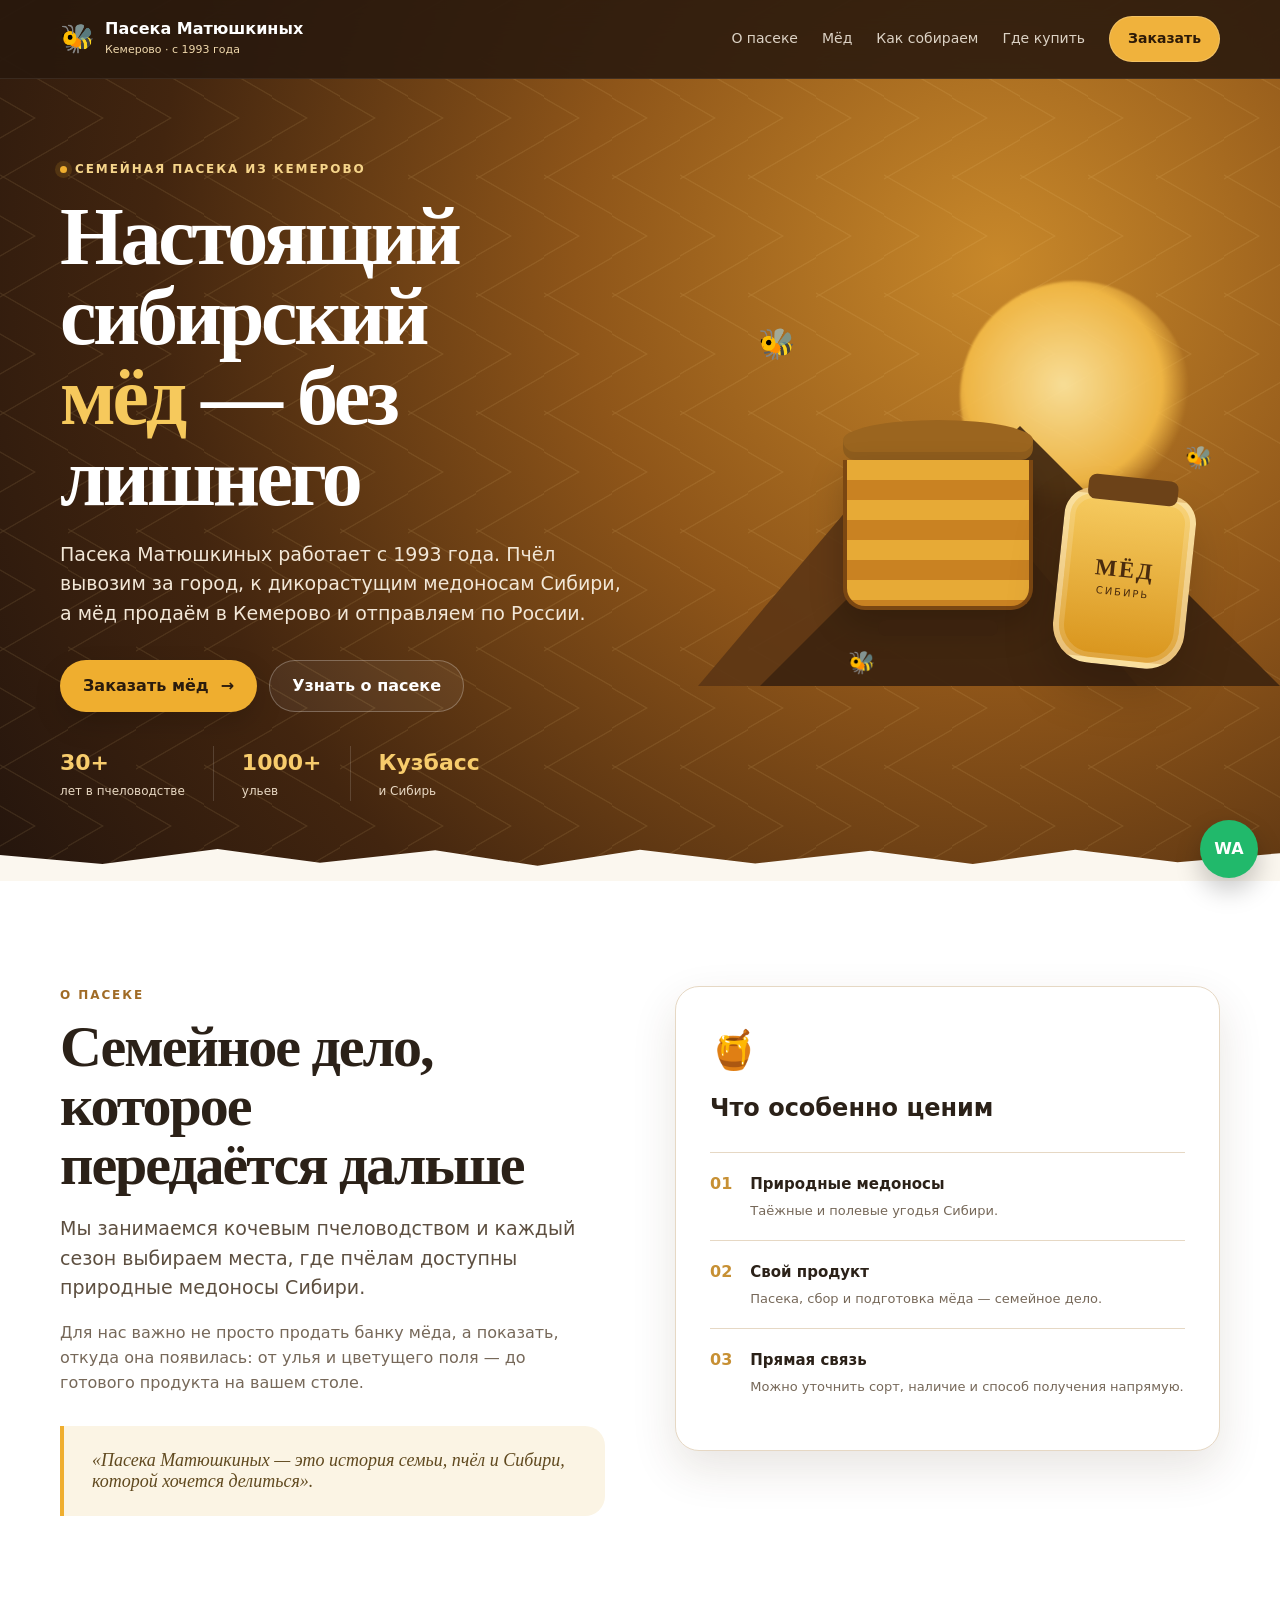
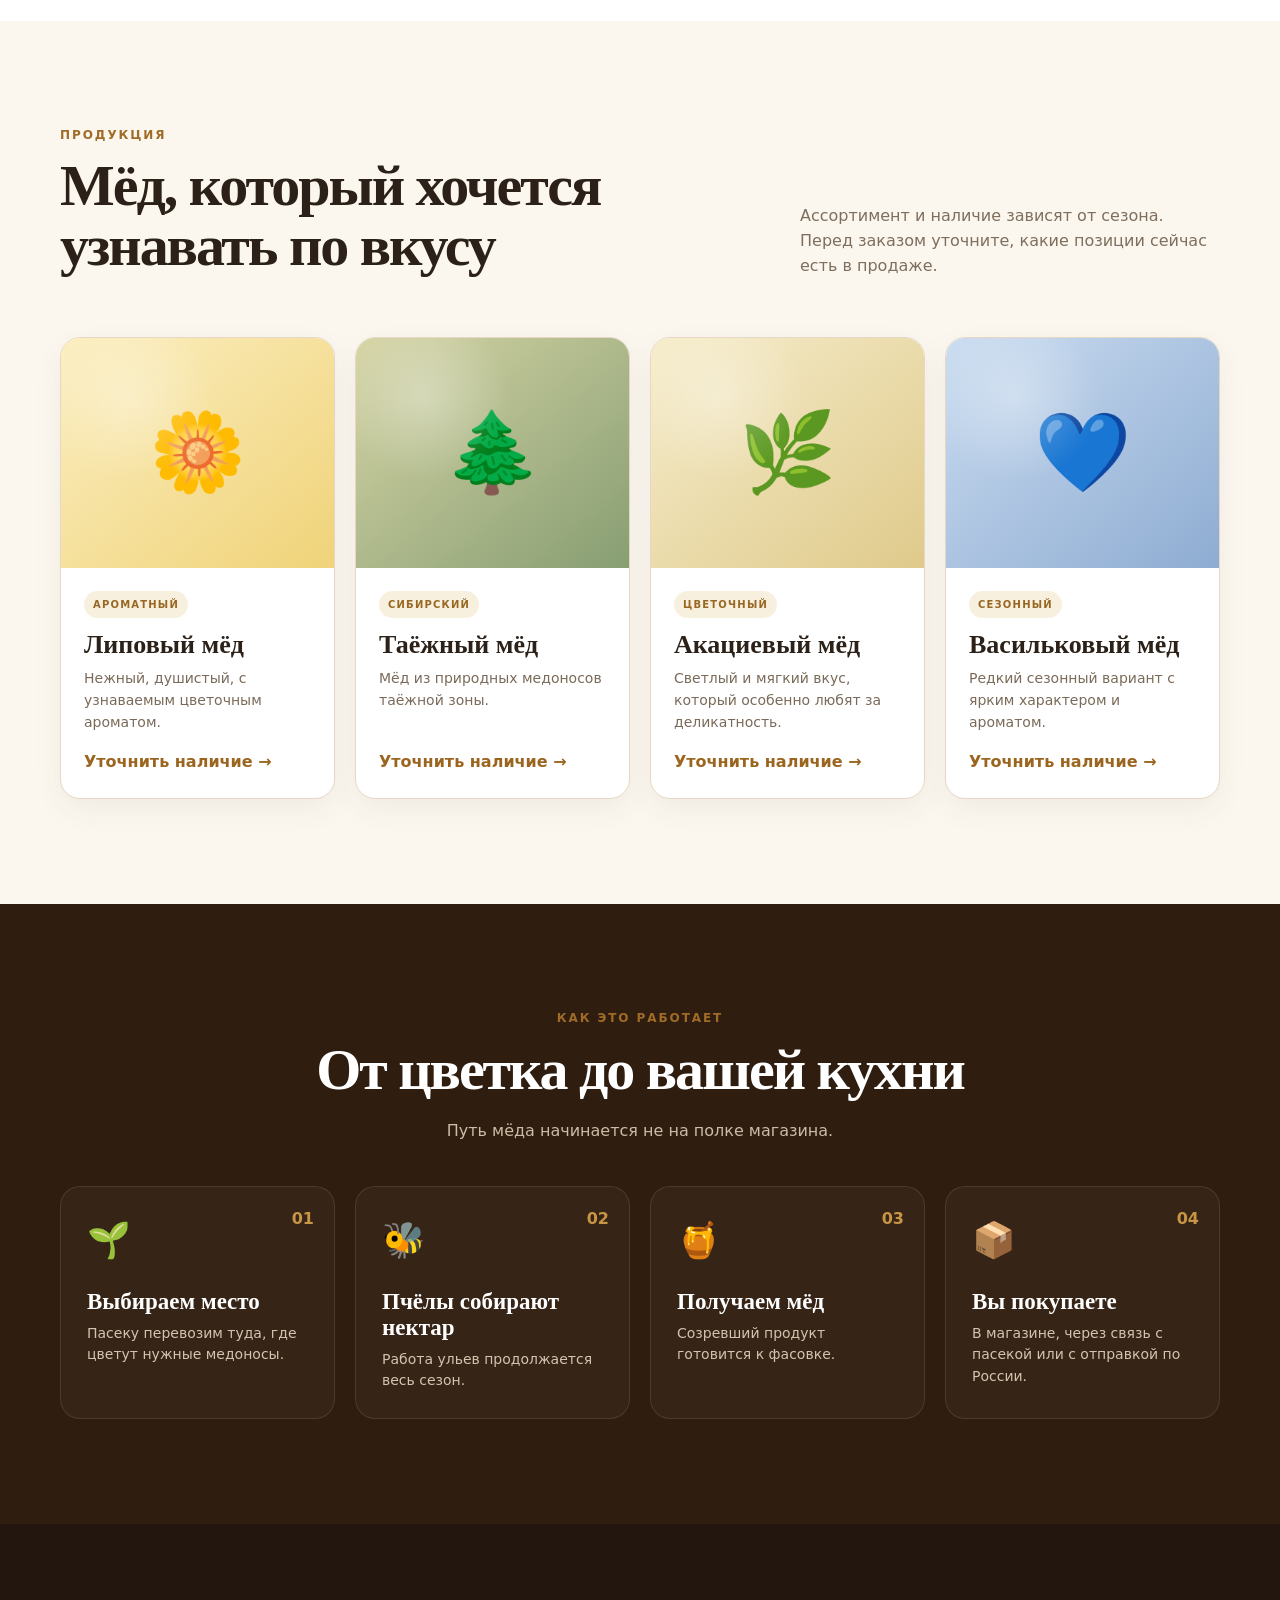
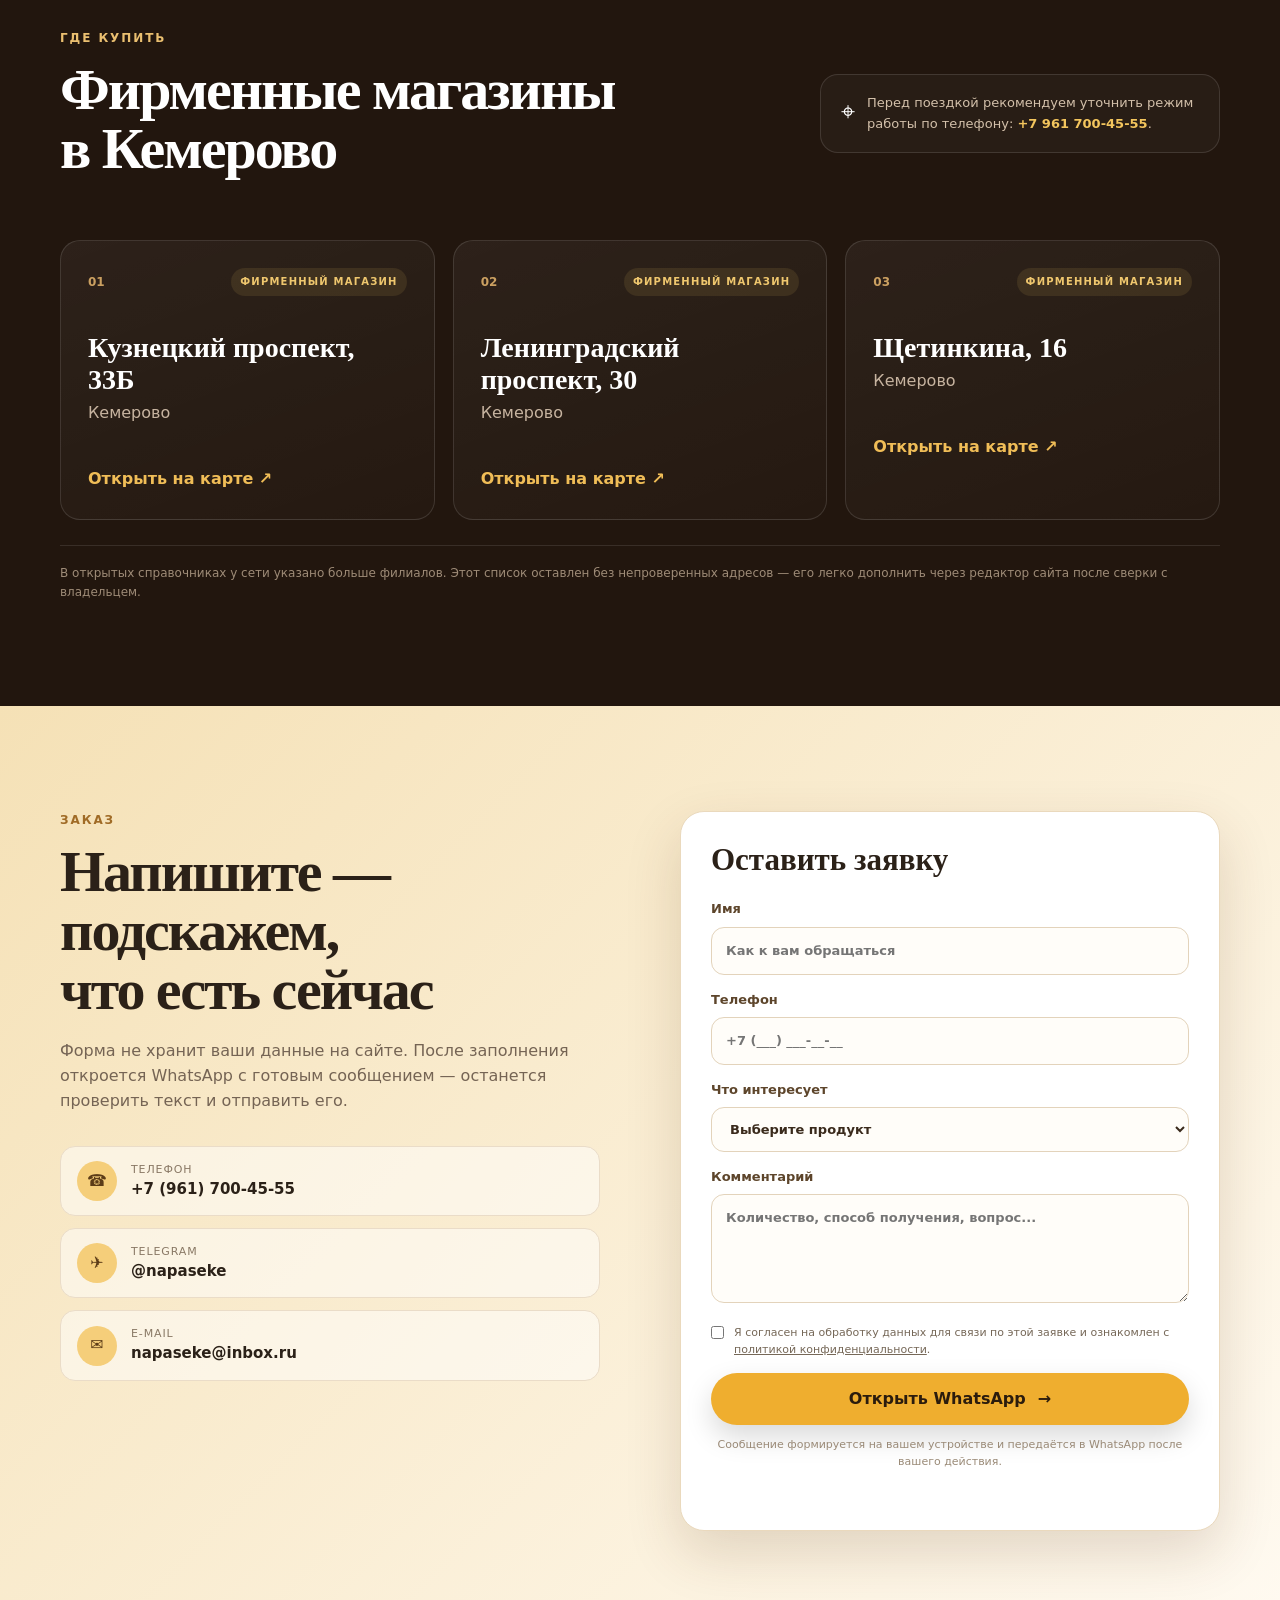
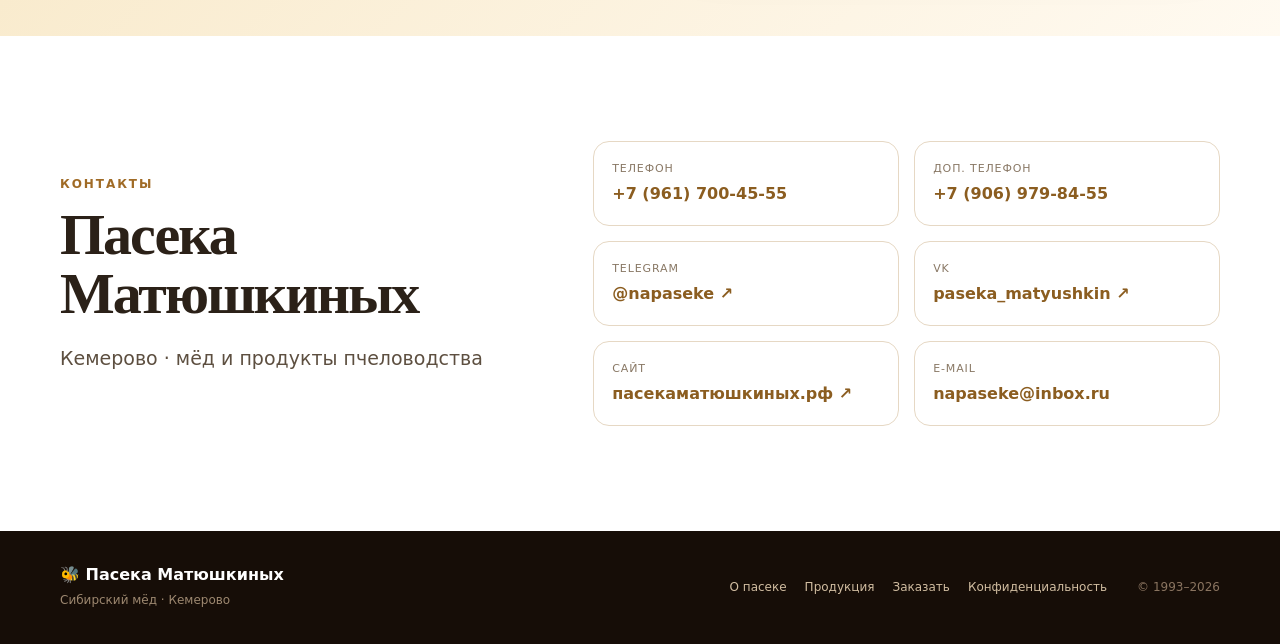
<file: index.html>
<!doctype html>
<html lang="ru">
<head>
  <meta charset="utf-8">
  <meta name="viewport" content="width=device-width, initial-scale=1">
  <meta name="description" content="Пасека Матюшкиных — семейная пасека из Кемерово. Сибирский мёд и продукты пчеловодства. Заказ и связь в WhatsApp, по телефону и Telegram.">
  <meta name="theme-color" content="#6b3f12">
  <meta property="og:type" content="website">
  <meta property="og:title" content="Пасека Матюшкиных — сибирский мёд">
  <meta property="og:description" content="Семейная пасека с 1993 года. Мёд и продукты пчеловодства из Кемерово.">
  <meta property="og:url" content="https://xn--80aaasrjcomlxr6bzbyc3b.xn--p1ai/">
  <title>Пасека Матюшкиных — сибирский мёд</title>
  <link rel="icon" href="./assets/favicon.svg" type="image/svg+xml">
  <link rel="canonical" href="https://xn--80aaasrjcomlxr6bzbyc3b.xn--p1ai/">
  <link rel="stylesheet" href="./assets/site.css">
</head>
<body>
  <header class="site-header" id="top">
    <div class="container nav-wrap">
      <a class="brand" href="#home" aria-label="Пасека Матюшкиных — на главную">
        <span class="brand-mark" aria-hidden="true">🐝</span>
        <span><b>Пасека Матюшкиных</b><small>Кемерово · с 1993 года</small></span>
      </a>
      <button class="menu-btn" id="menuBtn" type="button" aria-expanded="false" aria-controls="siteNav" aria-label="Открыть меню"><span></span><span></span><span></span></button>
      <nav class="site-nav" id="siteNav" aria-label="Основная навигация">
        <a href="#about">О пасеке</a><a href="#products">Мёд</a><a href="#process">Как собираем</a><a href="#shops">Где купить</a><a class="nav-cta" href="#order">Заказать</a>
      </nav>
    </div>
  </header>

  <main>
    <section class="hero" id="home">
      <div class="honeycomb" aria-hidden="true"></div>
      <div class="container hero-grid">
        <div class="hero-copy">
          <div class="eyebrow"><span class="dot"></span> Семейная пасека из Кемерово</div>
          <h1>Настоящий сибирский<br><em>мёд</em> — без лишнего</h1>
          <p class="hero-lead">Пасека Матюшкиных работает с 1993 года. Пчёл вывозим за город, к дикорастущим медоносам Сибири, а мёд продаём в Кемерово и отправляем по России.</p>
          <div class="hero-actions"><a class="btn btn-primary" href="#order">Заказать мёд <span>→</span></a><a class="btn btn-ghost" href="#about">Узнать о пасеке</a></div>
          <div class="stats" aria-label="Факты о пасеке"><div><strong>30+</strong><span>лет в пчеловодстве</span></div><div><strong>1000+</strong><span>ульев</span></div><div><strong>Кузбасс</strong><span>и Сибирь</span></div></div>
        </div>
        <div class="hero-art" aria-label="Иллюстрация пасеки">
          <div class="sun"></div><div class="mountain mountain-a"></div><div class="mountain mountain-b"></div>
          <div class="hive"><span class="hive-roof"></span><span class="hive-body"></span><span class="hive-foot"></span></div>
          <div class="bee bee-a">🐝</div><div class="bee bee-b">🐝</div><div class="bee bee-c">🐝</div>
          <div class="jar"><span>МЁД</span><small>СИБИРЬ</small></div>
        </div>
      </div>
      <div class="hero-bottom" aria-hidden="true"></div>
    </section>

    <section class="section section-light" id="about">
      <div class="container split">
        <div><div class="section-kicker">О пасеке</div><h2>Семейное дело, которое<br>передаётся дальше</h2><p class="lead">Мы занимаемся кочевым пчеловодством и каждый сезон выбираем места, где пчёлам доступны природные медоносы Сибири.</p><p>Для нас важно не просто продать банку мёда, а показать, откуда она появилась: от улья и цветущего поля — до готового продукта на вашем столе.</p><div class="quote">«Пасека Матюшкиных — это история семьи, пчёл и Сибири, которой хочется делиться».</div></div>
        <div class="about-card"><div class="card-icon">🍯</div><h3>Что особенно ценим</h3><div class="value-row"><span>01</span><div><b>Природные медоносы</b><p>Таёжные и полевые угодья Сибири.</p></div></div><div class="value-row"><span>02</span><div><b>Свой продукт</b><p>Пасека, сбор и подготовка мёда — семейное дело.</p></div></div><div class="value-row"><span>03</span><div><b>Прямая связь</b><p>Можно уточнить сорт, наличие и способ получения напрямую.</p></div></div></div>
      </div>
    </section>

    <section class="section section-cream" id="products">
      <div class="container">
        <div class="section-head"><div><div class="section-kicker">Продукция</div><h2>Мёд, который хочется<br>узнавать по вкусу</h2></div><p>Ассортимент и наличие зависят от сезона. Перед заказом уточните, какие позиции сейчас есть в продаже.</p></div>
        <div class="product-grid">
          <article class="product-card"><div class="product-image lipa"><span>🌼</span></div><div class="product-body"><div class="pill">ароматный</div><h3>Липовый мёд</h3><p>Нежный, душистый, с узнаваемым цветочным ароматом.</p><a href="#order" data-product="Липовый мёд">Уточнить наличие →</a></div></article>
          <article class="product-card"><div class="product-image taiga"><span>🌲</span></div><div class="product-body"><div class="pill">сибирский</div><h3>Таёжный мёд</h3><p>Мёд из природных медоносов таёжной зоны.</p><a href="#order" data-product="Таёжный мёд">Уточнить наличие →</a></div></article>
          <article class="product-card"><div class="product-image akacia"><span>🌿</span></div><div class="product-body"><div class="pill">цветочный</div><h3>Акациевый мёд</h3><p>Светлый и мягкий вкус, который особенно любят за деликатность.</p><a href="#order" data-product="Акациевый мёд">Уточнить наличие →</a></div></article>
          <article class="product-card"><div class="product-image vasilek"><span>💙</span></div><div class="product-body"><div class="pill">сезонный</div><h3>Васильковый мёд</h3><p>Редкий сезонный вариант с ярким характером и ароматом.</p><a href="#order" data-product="Васильковый мёд">Уточнить наличие →</a></div></article>
        </div>
      </div>
    </section>

    <section class="section process" id="process">
      <div class="container"><div class="section-head centered"><div class="section-kicker">Как это работает</div><h2>От цветка до вашей кухни</h2><p>Путь мёда начинается не на полке магазина.</p></div>
        <div class="steps"><div class="step"><span>01</span><div class="step-icon">🌱</div><h3>Выбираем место</h3><p>Пасеку перевозим туда, где цветут нужные медоносы.</p></div><div class="step"><span>02</span><div class="step-icon">🐝</div><h3>Пчёлы собирают нектар</h3><p>Работа ульев продолжается весь сезон.</p></div><div class="step"><span>03</span><div class="step-icon">🍯</div><h3>Получаем мёд</h3><p>Созревший продукт готовится к фасовке.</p></div><div class="step"><span>04</span><div class="step-icon">📦</div><h3>Вы покупаете</h3><p>В магазине, через связь с пасекой или с отправкой по России.</p></div></div>
      </div>
    </section>

    <section class="section section-dark" id="shops">
      <div class="container"><div class="section-head shops-head"><div><div class="section-kicker light">Где купить</div><h2>Фирменные магазины<br>в Кемерово</h2></div><div class="location-note"><span>⌖</span><p>Перед поездкой рекомендуем уточнить режим работы по телефону: <a href="tel:+79617004555">+7 961 700-45-55</a>.</p></div></div>
        <div class="shop-grid"><article class="shop-card"><div class="shop-top"><span class="shop-num">01</span><span class="shop-tag">фирменный магазин</span></div><h3>Кузнецкий проспект, 33Б</h3><p>Кемерово</p><a href="https://yandex.ru/maps/?text=Кемерово%2C%20Кузнецкий%20проспект%2C%2033Б" target="_blank" rel="noopener">Открыть на карте ↗</a></article><article class="shop-card"><div class="shop-top"><span class="shop-num">02</span><span class="shop-tag">фирменный магазин</span></div><h3>Ленинградский проспект, 30</h3><p>Кемерово</p><a href="https://yandex.ru/maps/?text=Кемерово%2C%20Ленинградский%20проспект%2C%2030" target="_blank" rel="noopener">Открыть на карте ↗</a></article><article class="shop-card"><div class="shop-top"><span class="shop-num">03</span><span class="shop-tag">фирменный магазин</span></div><h3>Щетинкина, 16</h3><p>Кемерово</p><a href="https://yandex.ru/maps/?text=Кемерово%2C%20Щетинкина%2C%2016" target="_blank" rel="noopener">Открыть на карте ↗</a></article></div>
        <div class="shops-foot">В открытых справочниках у сети указано больше филиалов. Этот список оставлен без непроверенных адресов — его легко дополнить через редактор сайта после сверки с владельцем.</div>
      </div>
    </section>

    <section class="section order" id="order">
      <div class="container order-grid">
        <div class="order-copy"><div class="section-kicker">Заказ</div><h2>Напишите — подскажем,<br>что есть сейчас</h2><p>Форма не хранит ваши данные на сайте. После заполнения откроется WhatsApp с готовым сообщением — останется проверить текст и отправить его.</p>
          <div class="contact-list"><a href="tel:+79617004555"><span>☎</span><div><small>Телефон</small><b>+7 (961) 700-45-55</b></div></a><a href="https://t.me/napaseke" target="_blank" rel="noopener"><span>✈</span><div><small>Telegram</small><b>@napaseke</b></div></a><a href="mailto:napaseke@inbox.ru"><span>✉</span><div><small>E-mail</small><b>napaseke@inbox.ru</b></div></a></div>
        </div>
        <form class="order-card" id="orderForm"><div class="form-title">Оставить заявку</div><label>Имя<input name="name" autocomplete="name" required placeholder="Как к вам обращаться"></label><label>Телефон<input name="phone" type="tel" autocomplete="tel" required placeholder="+7 (___) ___-__-__"></label><label>Что интересует<select name="product"><option value="">Выберите продукт</option><option>Липовый мёд</option><option>Таёжный мёд</option><option>Акациевый мёд</option><option>Васильковый мёд</option><option>Другой мёд / уточнить ассортимент</option></select></label><label>Комментарий<textarea name="message" rows="4" placeholder="Количество, способ получения, вопрос..."></textarea></label><label class="consent"><input type="checkbox" name="consent" required><span>Я согласен на обработку данных для связи по этой заявке и ознакомлен с <a href="./privacy.html" target="_blank">политикой конфиденциальности</a>.</span></label><button class="btn btn-primary full" type="submit">Открыть WhatsApp <span>→</span></button><p class="form-hint">Сообщение формируется на вашем устройстве и передаётся в WhatsApp после вашего действия.</p><div class="form-status" id="formStatus" role="status" aria-live="polite"></div></form>
      </div>
    </section>

    <section class="section section-light contacts" id="contacts"><div class="container contacts-grid"><div><div class="section-kicker">Контакты</div><h2>Пасека Матюшкиных</h2><p class="lead">Кемерово · мёд и продукты пчеловодства</p></div><div class="contact-panel"><div><span>Телефон</span><a href="tel:+79617004555">+7 (961) 700-45-55</a></div><div><span>Доп. телефон</span><a href="tel:+79069798455">+7 (906) 979-84-55</a></div><div><span>Telegram</span><a href="https://t.me/napaseke" target="_blank" rel="noopener">@napaseke ↗</a></div><div><span>VK</span><a href="https://vk.com/paseka_matyushkin" target="_blank" rel="noopener">paseka_matyushkin ↗</a></div><div><span>Сайт</span><a href="https://xn--80aaasrjcomlxr6bzbyc3b.xn--p1ai/" target="_blank" rel="noopener">пасекаматюшкиных.рф ↗</a></div><div><span>E-mail</span><a href="mailto:napaseke@inbox.ru">napaseke@inbox.ru</a></div></div></div></section>
  </main>

  <footer class="site-footer"><div class="container footer-grid"><div><b>🐝 Пасека Матюшкиных</b><span>Сибирский мёд · Кемерово</span></div><div class="footer-links"><a href="#about">О пасеке</a><a href="#products">Продукция</a><a href="#order">Заказать</a><a href="./privacy.html">Конфиденциальность</a></div><div class="copyright">© 1993–2026</div></div></footer>
  <a class="float-wa" href="https://wa.me/79617004555?text=%D0%97%D0%B4%D1%80%D0%B0%D0%B2%D1%81%D1%82%D0%B2%D1%83%D0%B9%D1%82%D0%B5!%20%D0%A5%D0%BE%D1%87%D1%83%20%D1%83%D1%82%D0%BE%D1%87%D0%BD%D0%B8%D1%82%D1%8C%20%D0%B0%D1%81%D1%81%D0%BE%D1%80%D1%82%D0%B8%D0%BC%D0%B5%D0%BD%D1%82%20%D0%B8%20%D0%B7%D0%B0%D0%BA%D0%B0%D0%B7%D0%B0%D1%82%D1%8C%20%D0%BC%D1%91%D0%B4." target="_blank" rel="noopener" aria-label="Написать в WhatsApp">WA</a>
  <button class="to-top" id="toTop" type="button" aria-label="Наверх">↑</button>
  <script src="./assets/site.js" defer></script>
</body>
</html>
</file>
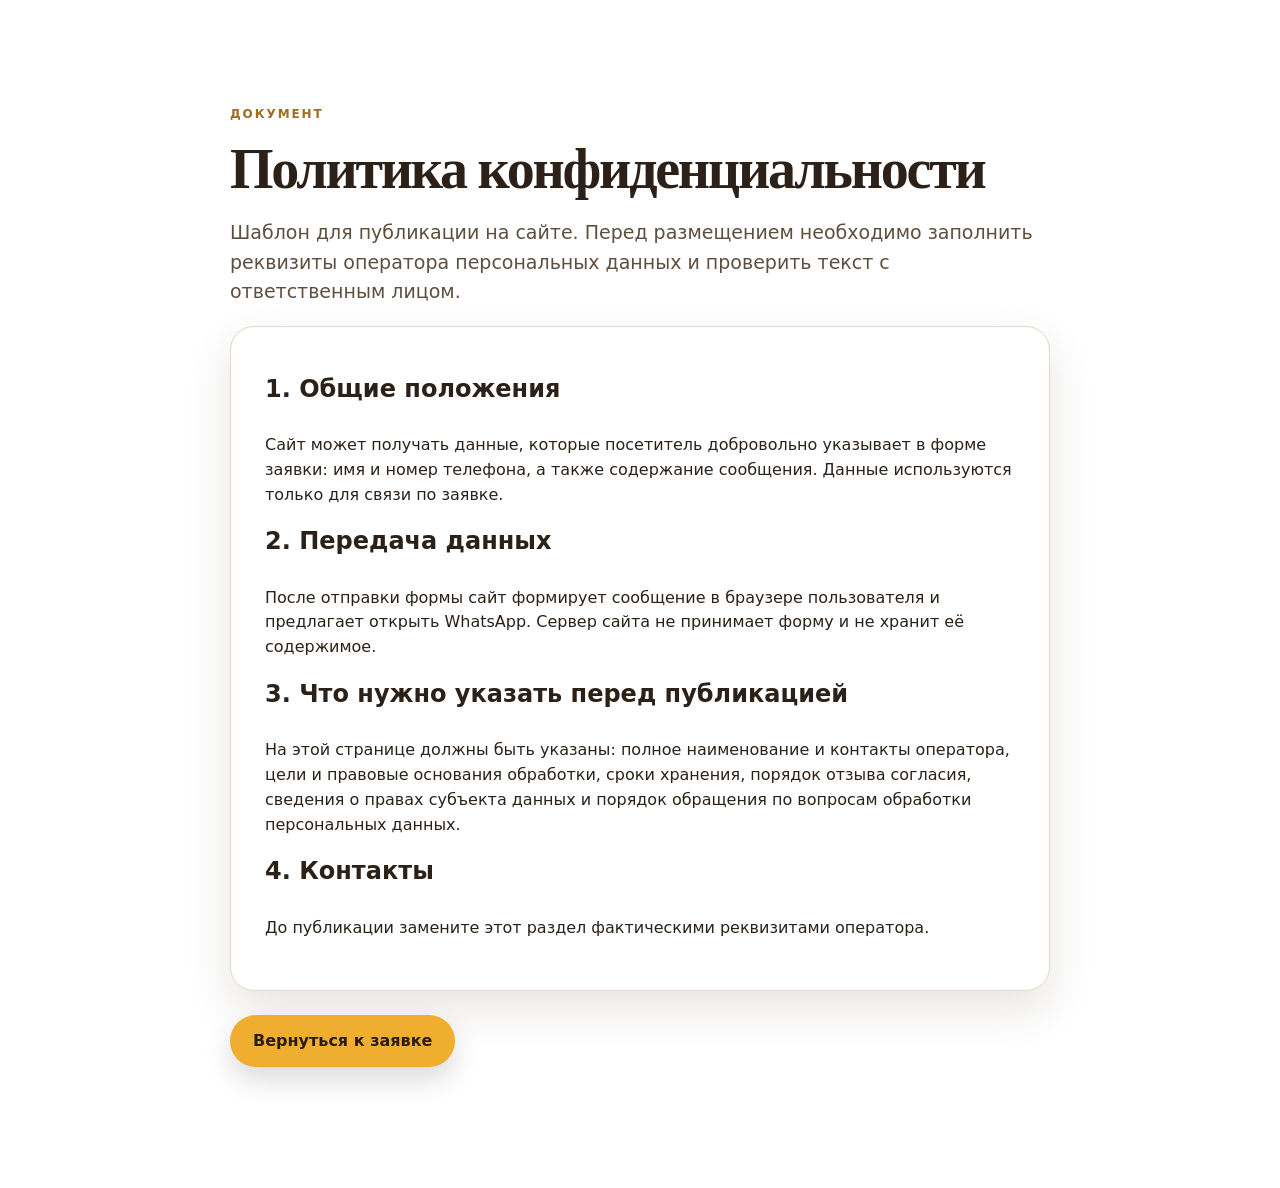
<file: privacy.html>
<!doctype html>
<html lang="ru">
<head>
  <meta charset="utf-8">
  <meta name="viewport" content="width=device-width,initial-scale=1">
  <meta name="robots" content="noindex">
  <title>Политика конфиденциальности — Пасека Матюшкиных</title>
  <link rel="stylesheet" href="./assets/site.css">
</head>
<body>
  <main class="section section-light">
    <div class="container" style="max-width:820px">
      <div class="section-kicker">Документ</div>
      <h1 style="font-size:56px;color:#2b2118">Политика конфиденциальности</h1>
      <p class="lead">Шаблон для публикации на сайте. Перед размещением необходимо заполнить реквизиты оператора персональных данных и проверить текст с ответственным лицом.</p>
      <div class="about-card">
        <h3>1. Общие положения</h3>
        <p>Сайт может получать данные, которые посетитель добровольно указывает в форме заявки: имя и номер телефона, а также содержание сообщения. Данные используются только для связи по заявке.</p>
        <h3>2. Передача данных</h3>
        <p>После отправки формы сайт формирует сообщение в браузере пользователя и предлагает открыть WhatsApp. Сервер сайта не принимает форму и не хранит её содержимое.</p>
        <h3>3. Что нужно указать перед публикацией</h3>
        <p>На этой странице должны быть указаны: полное наименование и контакты оператора, цели и правовые основания обработки, сроки хранения, порядок отзыва согласия, сведения о правах субъекта данных и порядок обращения по вопросам обработки персональных данных.</p>
        <h3>4. Контакты</h3>
        <p>До публикации замените этот раздел фактическими реквизитами оператора.</p>
      </div>
      <p style="margin-top:24px"><a class="btn btn-primary" href="./index.html#order">Вернуться к заявке</a></p>
    </div>
  </main>
</body>
</html>
</file>
<file: assets/site.css>
:root{--bg:#fbf7ef;--paper:#fff;--ink:#2b2118;--muted:#786b5d;--brown:#6b3f12;--brown-2:#8d5a1d;--honey:#efae2f;--gold:#f6c95c;--line:#e6d8c4;--dark:#25170d;--shadow:0 18px 45px rgba(64,42,19,.12);--radius:24px}
*{box-sizing:border-box}html{scroll-behavior:smooth}body{margin:0;background:var(--bg);color:var(--ink);font-family:Inter,ui-sans-serif,system-ui,-apple-system,BlinkMacSystemFont,"Segoe UI",sans-serif;line-height:1.55;-webkit-font-smoothing:antialiased}a{color:inherit;text-decoration:none}button,input,select,textarea{font:inherit}.container{width:min(1160px,calc(100% - 40px));margin:0 auto}.site-header{position:fixed;top:0;left:0;right:0;z-index:50;background:rgba(40,24,13,.88);backdrop-filter:blur(16px);border-bottom:1px solid rgba(255,255,255,.08)}.nav-wrap{min-height:78px;display:flex;align-items:center;justify-content:space-between;gap:24px}.brand{display:flex;align-items:center;gap:10px;color:#fff}.brand-mark{font-size:28px}.brand b{display:block;font-size:16px;line-height:1.1}.brand small{display:block;margin-top:3px;color:#f0d9ad;font-size:11px}.site-nav{display:flex;align-items:center;gap:24px;color:#f7efe3;font-size:14px}.site-nav a{opacity:.86}.site-nav a:hover{opacity:1;color:var(--gold)}.nav-cta{padding:11px 18px;border:1px solid rgba(255,255,255,.2);border-radius:999px;background:#f0b23c;color:#2d1a08!important;opacity:1!important;font-weight:800}.menu-btn{display:none;background:transparent;border:0;padding:8px}.menu-btn span{display:block;width:25px;height:2px;margin:5px;background:#fff;border-radius:99px}.hero{position:relative;min-height:760px;overflow:hidden;background:radial-gradient(circle at 78% 30%,#c8882a 0,#8e5519 36%,#42250f 72%,#24150d 100%);color:#fff;padding:160px 0 80px}.honeycomb{position:absolute;inset:0;opacity:.13;background-image:linear-gradient(30deg,transparent 12%,rgba(255,220,144,.7) 12.5%,rgba(255,220,144,.7) 13%,transparent 13.5%,transparent 38%,rgba(255,220,144,.7) 38.5%,rgba(255,220,144,.7) 39%,transparent 39.5%),linear-gradient(150deg,transparent 12%,rgba(255,220,144,.7) 12.5%,rgba(255,220,144,.7) 13%,transparent 13.5%,transparent 38%,rgba(255,220,144,.7) 38.5%,rgba(255,220,144,.7) 39%,transparent 39.5%);background-size:68px 118px}.hero-grid{display:grid;grid-template-columns:1.05fr .95fr;align-items:center;gap:60px;position:relative;z-index:2}.eyebrow,.section-kicker{font-size:12px;letter-spacing:.16em;text-transform:uppercase;font-weight:800}.eyebrow{color:#f6d58b;display:flex;align-items:center;gap:8px}.dot{width:7px;height:7px;border-radius:50%;background:var(--honey);box-shadow:0 0 0 5px rgba(239,174,47,.14)}h1,h2,h3,p{margin-top:0}h1{font-family:Georgia,"Times New Roman",serif;font-size:clamp(48px,7vw,82px);line-height:.98;letter-spacing:-.04em;margin:18px 0 22px}h1 em{font-style:normal;color:var(--gold)}.hero-lead{max-width:680px;font-size:19px;color:#f2e7d7}.hero-actions{display:flex;flex-wrap:wrap;gap:12px;margin:32px 0}.btn{display:inline-flex;align-items:center;justify-content:center;gap:12px;min-height:52px;padding:0 22px;border-radius:999px;border:1px solid transparent;font-weight:800;transition:.2s ease;cursor:pointer}.btn:hover{transform:translateY(-2px)}.btn-primary{background:var(--honey);color:#2b1c0d;box-shadow:0 12px 28px rgba(0,0,0,.15)}.btn-ghost{border-color:rgba(255,255,255,.26);color:#fff;background:rgba(255,255,255,.06)}.stats{display:flex;gap:28px;margin-top:34px}.stats div{padding-right:28px;border-right:1px solid rgba(255,255,255,.15)}.stats div:last-child{border-right:0}.stats strong{display:block;font-size:22px;color:#f7cc6c}.stats span{display:block;font-size:12px;color:#e8d8c3;margin-top:2px}.hero-art{min-height:480px;position:relative}.sun{position:absolute;width:230px;height:230px;border-radius:50%;right:30px;top:40px;background:radial-gradient(circle at 45% 45%,#ffe8a2 0,#f5bc48 55%,rgba(245,188,72,0) 70%);filter:blur(1px);opacity:.9}.mountain{position:absolute;bottom:35px;width:0;height:0;border-left:220px solid transparent;border-right:220px solid transparent;border-bottom:260px solid #5d3614;opacity:.9}.mountain-a{left:0}.mountain-b{right:-60px;border-left-width:260px;border-right-width:260px;border-bottom-color:#3d240f}.hive{position:absolute;left:46%;bottom:85px;transform:translateX(-50%);width:190px}.hive-roof{display:block;height:40px;background:#9b651f;border-radius:50% 50% 12px 12px;box-shadow:inset 0 -8px 0 rgba(0,0,0,.08)}.hive-body{display:block;height:150px;background:repeating-linear-gradient(to bottom,#e7aa36 0 20px,#c98222 20px 40px);border:4px solid #7b4712;border-top:0;border-radius:0 0 22px 22px;box-shadow:0 15px 35px rgba(0,0,0,.2)}.hive-foot{display:block;width:120px;height:16px;margin:10px auto 0;background:#3b220e;border-radius:999px}.jar{position:absolute;right:30px;bottom:55px;width:132px;height:175px;border:6px solid rgba(255,255,255,.4);border-radius:28px 28px 38px 38px;background:linear-gradient(180deg,#f6cb60,#d9951d);box-shadow:inset 0 0 0 5px rgba(255,255,255,.15),0 24px 50px rgba(0,0,0,.18);display:flex;flex-direction:column;align-items:center;justify-content:center;color:#4a2b0e;transform:rotate(6deg)}.jar:before{content:"";position:absolute;top:-20px;width:90px;height:25px;background:#6c4218;border-radius:8px}.jar span{font:700 23px Georgia,serif;letter-spacing:.1em}.jar small{font-size:10px;letter-spacing:.2em;margin-top:2px}.bee{position:absolute;font-size:30px}.bee-a{left:60px;top:80px}.bee-b{right:8px;top:200px;font-size:22px}.bee-c{left:150px;bottom:40px;font-size:22px}.hero-bottom{position:absolute;left:0;right:0;bottom:-1px;height:60px;background:var(--bg);clip-path:polygon(0 55%,8% 70%,17% 45%,25% 68%,34% 47%,42% 73%,50% 46%,59% 69%,68% 48%,76% 70%,84% 46%,92% 67%,100% 52%,100% 100%,0 100%)}.section{padding:105px 0}.section-light{background:var(--paper)}.section-cream{background:var(--bg)}.section-kicker{color:#a06b26;margin-bottom:12px}.section-kicker.light{color:#eabf70}.section h2{font-family:Georgia,"Times New Roman",serif;font-size:clamp(38px,5vw,58px);line-height:1.02;letter-spacing:-.035em;margin-bottom:20px}.lead{font-size:19px;color:#5d4f40}.split{display:grid;grid-template-columns:1fr 1fr;gap:70px;align-items:start}.split>div:first-child{max-width:630px}.split p:not(.lead){color:#766859;max-width:600px}.quote{margin-top:30px;padding:24px 28px;border-left:4px solid var(--honey);background:#fbf4e4;border-radius:0 20px 20px 0;font:italic 18px Georgia,serif;color:#60491f}.about-card{background:#fff;border:1px solid var(--line);border-radius:var(--radius);padding:34px;box-shadow:var(--shadow)}.card-icon{font-size:38px}.about-card h3{font-size:24px;margin:10px 0 25px}.value-row{display:flex;gap:18px;padding:19px 0;border-top:1px solid var(--line)}.value-row>span{font-weight:900;color:#c79034}.value-row b{font-size:15px}.value-row p{font-size:13px;color:#816f5e;margin:4px 0 0}.section-head{display:flex;align-items:end;justify-content:space-between;gap:35px;margin-bottom:42px}.section-head>p{max-width:420px;color:#7e6e5d}.product-grid{display:grid;grid-template-columns:repeat(4,1fr);gap:20px}.product-card{background:#fff;border:1px solid var(--line);border-radius:20px;overflow:hidden;box-shadow:0 10px 30px rgba(69,45,22,.06)}.product-image{height:230px;display:flex;align-items:center;justify-content:center;font-size:78px;position:relative;overflow:hidden}.product-image:after{content:"";position:absolute;inset:0;background:radial-gradient(circle at 25% 25%,rgba(255,255,255,.32),transparent 32%)}.lipa{background:linear-gradient(140deg,#fbeec0,#f0d379)}.taiga{background:linear-gradient(140deg,#d5d4a4,#879e73)}.akacia{background:linear-gradient(140deg,#f6edcc,#dfca8b)}.vasilek{background:linear-gradient(140deg,#cadcf0,#8eacd2)}.product-body{padding:23px}.pill,.shop-tag{display:inline-block;padding:6px 9px;border-radius:999px;background:#f8f0df;color:#986722;font-size:10px;text-transform:uppercase;letter-spacing:.12em;font-weight:800}.product-body h3{font:700 26px Georgia,serif;margin:12px 0 8px}.product-body p{font-size:14px;color:#7a6a59;min-height:68px}.product-body a{font-weight:800;color:#9b651f}.process{background:#2f1d0f;color:#fff}.process .section-head{display:block;text-align:center}.process .section-head p{max-width:none;color:#cdbba6}.steps{display:grid;grid-template-columns:repeat(4,1fr);gap:20px}.step{border:1px solid rgba(255,255,255,.1);padding:26px;border-radius:20px;background:rgba(255,255,255,.035);position:relative}.step>span{position:absolute;top:20px;right:20px;color:#c79544;font-weight:900}.step-icon{font-size:35px;margin-bottom:22px}.step h3{font:700 23px Georgia,serif;margin-bottom:8px}.step p{margin:0;color:#d4c3ae;font-size:14px}.section-dark{background:#22160e;color:#fff}.shops-head{align-items:center}.location-note{max-width:400px;padding:18px 20px;border:1px solid rgba(255,255,255,.12);border-radius:18px;background:rgba(255,255,255,.03);display:flex;gap:12px}.location-note span{font-size:25px}.location-note p{margin:0;color:#d3c0aa;font-size:13px}.location-note a{color:#f3c55d;font-weight:800}.shop-grid{display:grid;grid-template-columns:repeat(3,1fr);gap:18px}.shop-card{padding:27px;border:1px solid rgba(255,255,255,.12);border-radius:20px;background:linear-gradient(160deg,rgba(255,255,255,.05),rgba(255,255,255,.015));min-height:225px}.shop-top{display:flex;justify-content:space-between;align-items:center;gap:8px}.shop-num{font-size:12px;color:#cba061;font-weight:900}.shop-tag{background:rgba(245,200,95,.1);color:#efc76e}.shop-card h3{font:700 28px Georgia,serif;margin:36px 0 5px}.shop-card p{color:#c7b4a0}.shop-card a{display:inline-block;margin-top:26px;color:#f0bd57;font-weight:800}.shops-foot{margin-top:25px;padding-top:18px;border-top:1px solid rgba(255,255,255,.1);font-size:12px;color:#9e8b77}.order{background:linear-gradient(135deg,#f5e1b6,#fffaf1)}.order-grid{display:grid;grid-template-columns:1fr 1fr;gap:80px;align-items:start}.order-copy>p{max-width:580px;color:#756454}.contact-list{margin-top:32px;display:grid;gap:12px}.contact-list a{display:flex;gap:14px;align-items:center;padding:14px 16px;border:1px solid #eadcc8;background:rgba(255,255,255,.5);border-radius:15px}.contact-list a>span{display:grid;place-items:center;width:40px;height:40px;border-radius:50%;background:#f5ce7a;color:#5c3c17}.contact-list small,.contact-panel span{display:block;color:#897865;font-size:11px;text-transform:uppercase;letter-spacing:.08em}.contact-list b{display:block;font-size:15px}.order-card{background:#fff;padding:30px;border-radius:24px;box-shadow:0 22px 55px rgba(78,45,11,.16);border:1px solid #ead9bd}.form-title{font:700 31px Georgia,serif;margin-bottom:21px}.order-card label{display:block;font-size:13px;font-weight:800;color:#5d452b;margin-bottom:15px}.order-card input,.order-card select,.order-card textarea{width:100%;margin-top:7px;border:1px solid #e3d3bb;background:#fffdf9;border-radius:13px;padding:13px 14px;outline:0;color:#3a2a1c}.order-card input:focus,.order-card select:focus,.order-card textarea:focus{border-color:#c99238;box-shadow:0 0 0 4px rgba(201,146,56,.12)}.consent{display:flex!important;gap:10px;align-items:flex-start;font-weight:500!important;font-size:11px!important;color:#766858!important}.consent input{width:auto;margin:2px 0 0}.consent a{text-decoration:underline}.full{width:100%;border:0}.form-hint{font-size:11px!important;color:#9a8a77!important;margin:11px 0 0!important;text-align:center}.form-status{min-height:20px;margin-top:10px;text-align:center;font-size:12px;color:#8c4c12}.contacts-grid{display:grid;grid-template-columns:.85fr 1.15fr;gap:70px;align-items:center}.contact-panel{display:grid;grid-template-columns:1fr 1fr;gap:15px}.contact-panel div{padding:18px;border:1px solid var(--line);border-radius:16px;background:#fff}.contact-panel a{display:block;margin-top:5px;font-weight:800;color:#8b5d20}.site-footer{padding:32px 0;background:#160d07;color:#d1bda1}.footer-grid{display:grid;grid-template-columns:1fr auto auto;gap:30px;align-items:center}.footer-grid b{display:block;color:#fff}.footer-grid span{font-size:12px;color:#9d8870}.footer-links{display:flex;gap:18px;font-size:12px}.footer-links a:hover{color:#f1c45e}.copyright{font-size:12px;color:#8a7460}.float-wa,.to-top{position:fixed;z-index:40;right:22px;border:0;cursor:pointer;box-shadow:0 12px 26px rgba(0,0,0,.22)}.float-wa{bottom:22px;width:58px;height:58px;border-radius:50%;display:grid;place-items:center;background:#21b96b;color:#fff;font-weight:900}.to-top{bottom:90px;width:42px;height:42px;border-radius:50%;background:#fff;color:#674515;border:1px solid #e5d5bf;opacity:0;pointer-events:none;transition:.2s}.to-top.show{opacity:1;pointer-events:auto}.centered{text-align:center}.centered>p{margin:0 auto}.section-dark h2,.process h2{color:#fff}
@media (max-width:980px){.site-nav{gap:15px}.hero-grid,.split,.order-grid,.contacts-grid{grid-template-columns:1fr}.hero{padding-top:140px}.hero-art{min-height:360px}.product-grid{grid-template-columns:repeat(2,1fr)}.steps{grid-template-columns:repeat(2,1fr)}.shop-grid{grid-template-columns:1fr 1fr}.order-grid{gap:40px}.contacts-grid{gap:35px}.footer-grid{grid-template-columns:1fr auto}.copyright{grid-column:1/-1}.footer-links{justify-content:flex-end}}
@media (max-width:760px){.container{width:min(100% - 28px,1160px)}.nav-wrap{min-height:68px}.menu-btn{display:block}.site-nav{display:none;position:absolute;left:0;right:0;top:68px;background:#2b1a0f;padding:12px 16px 18px;flex-direction:column;align-items:stretch;gap:0;border-top:1px solid rgba(255,255,255,.08)}.site-nav.open{display:flex}.site-nav a{padding:12px 6px}.nav-cta{text-align:center;margin-top:7px}.hero{min-height:auto;padding:125px 0 70px}.hero-copy{text-align:left}.hero-actions{display:grid}.stats{gap:12px}.stats div{padding-right:13px}.stats strong{font-size:19px}.stats span{font-size:11px}.hero-art{min-height:320px;margin-top:15px}.hive{left:42%;transform:translateX(-50%) scale(.85)}.jar{right:0;bottom:50px;transform:rotate(5deg) scale(.82)}.sun{width:180px;height:180px;right:12px}.mountain{bottom:15px;border-left-width:160px;border-right-width:160px;border-bottom-width:180px}.mountain-b{right:-50px;border-left-width:190px;border-right-width:190px}.section{padding:78px 0}.section-head,.shops-head{display:block}.section-head>p{margin-top:18px}.product-grid,.shop-grid,.contact-panel{grid-template-columns:1fr}.steps{grid-template-columns:1fr}.footer-grid{grid-template-columns:1fr}.footer-links{justify-content:flex-start;flex-wrap:wrap}.copyright{grid-column:auto}.float-wa{right:14px;bottom:14px}.to-top{right:18px;bottom:85px}.hero h1{font-size:51px}}
@media (max-width:430px){h1{font-size:45px}.stats{flex-wrap:wrap}.stats div{border-right:0;padding-right:0}.hero-art{min-height:280px}.hive{left:40%;transform:translateX(-50%) scale(.7)}.jar{transform:rotate(5deg) scale(.68);right:-12px}.bee-a{left:20px}.bee-c{left:90px}}
</file>
